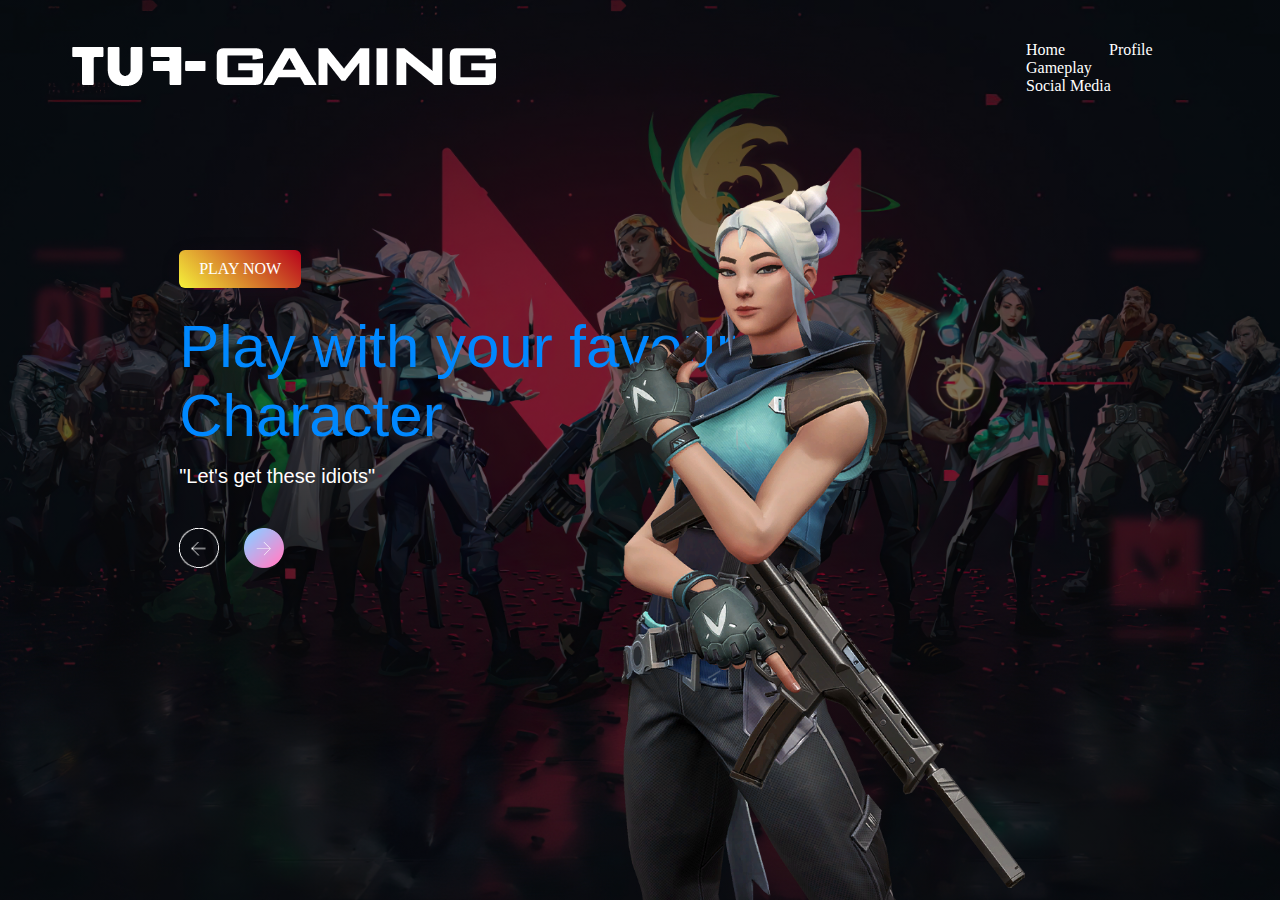
<file: index.html>
<!DOCTYPE html>
<head>
    <title>Web-site</title>
    <link rel="stylesheet" href="New folder\websitestyle.css">
</head>
<body>
<div class="container">
<div class="navbar">
    <img src="New folder\LOGO.png" class="LOGO">
    <nav>
        <ul>
            <li><a href="#">Home</a></li>
            <li><a href="#">Profile</a></li>
            <li><a href="https://www.youtube.com/watch?v=Wrdh5HrOCMc&ab_channel=Throneful">Gameplay</a></li>
            <li><a href="New folder\CArd.html">Social Media</a></li>
        </ul>
    </nav>
</div>
<div class="content">
    <a href="https://playvalorant.com/en-gb/" class="button">PLAY NOW</a>
    <H1>Play with your favourite <br>Character</H1>
    <p> "Let's get these idiots"</p>
    <div class="arrow-icons">
        <img src="New folder\back-arrow.png" >
        <img src="New folder\next-arrow.png" >
    </div>
</div>
<img src="New folder\jett.png" class="jett">

</div>
</body>

</html>
</file>
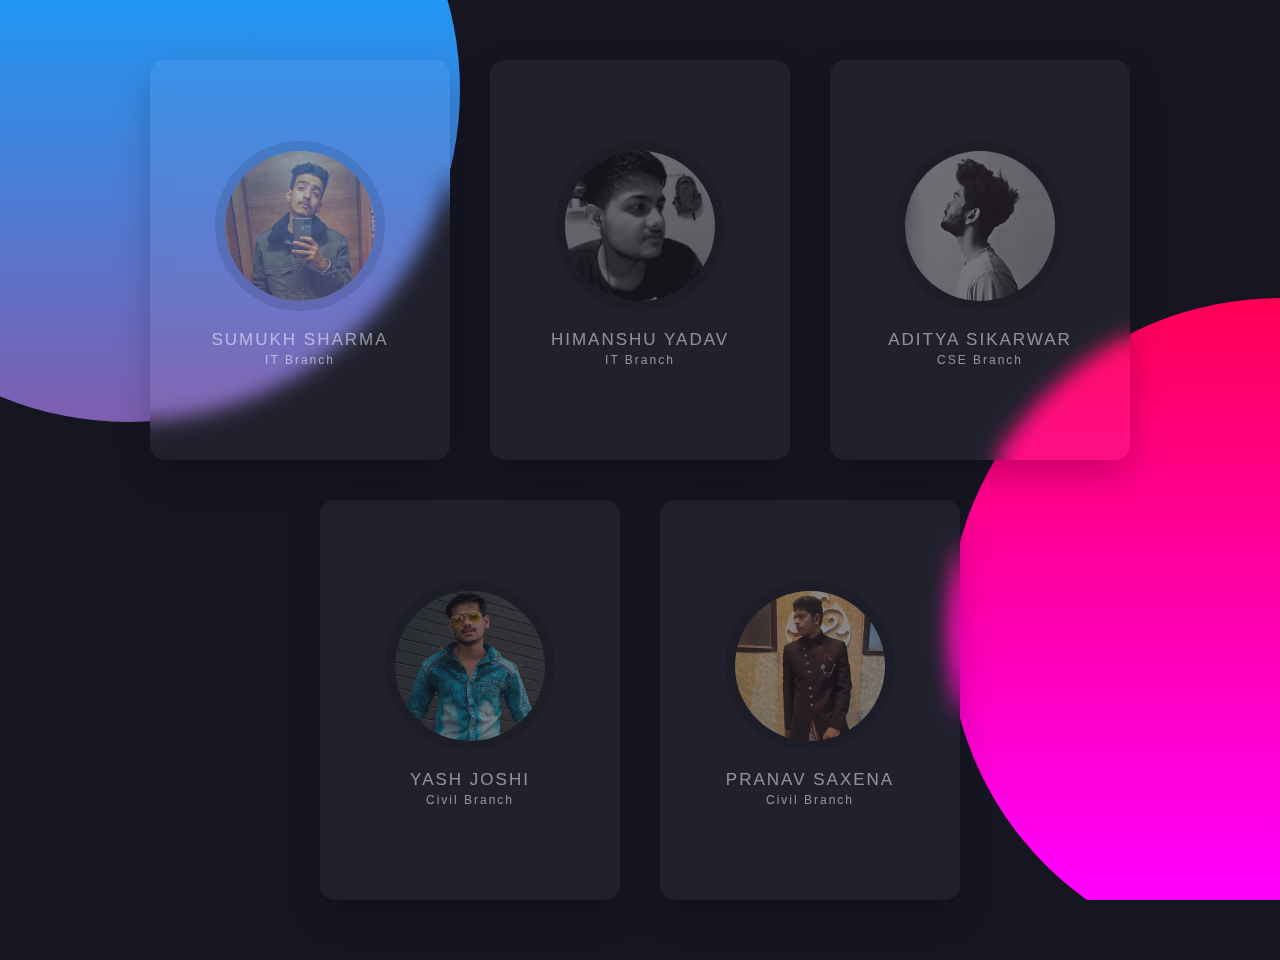
<file: New folder/CArd.html>
<!DOCTYPE html>
<html lang="en">
<head>
    <meta charset="UTF-8">
    <title>Transparent Card </title>
    <link rel="stylesheet" href="style.css">

</head>
<body>
    <section>
        <div class="container">
            <div class="card">
                <div class="content">
                <div class="imgBx"><img src="1.png" alt=""height="250px"> </div>
                <div class="contentBx">
                <h3>Sumukh Sharma <br><span> IT Branch</span> </h3>
                </div>
                </div>
                <ul class="sci"><li style="--i:1">
                    <a href="https://www.facebook.com/profile.php?id=100013287129210"><img src="fb.png" alt="" width="18px" height="18px"></a>
                   
                </li>
                <li style="--i:2">
                   <a href="https://instagram.com/suwukh?utm_medium=copy_link"> <img src="insta.png" alt=""width="18px" height="18px"></a>
                </li>
                <li style="--i:3">
                    <a href="https://twitter.com/Valkonx33?s=08"><img src="twitter.png" alt=""width="18px" height="18px"></a>
                </li></ul>
            </div>
            <div class="card">
                <div class="content">
                <div class="imgBx"><img src="2.png" alt="" height="250px"> </div>
                <div class="contentBx">
                <h3>Himanshu Yadav <br><span> IT Branch</span> </h3>
                </div>
                </div>
                <ul class="sci"><li style="--i:1">
                    <a href="https://www.facebook.com/profile.php?id=100014820979420"><img src="fb.png" alt="" width="18px" height="18px"></a>
                   
                </li>
                <li style="--i:2">
                   <a href="https://instagram.com/himanshu___yadav_?utm_medium=copy_link"> <img src="insta.png" alt=""width="18px" height="18px"></a>
                </li>
                <li style="--i:3">
                    <a href="https://twitter.com/Himansh94157267?s=08"><img src="twitter.png" alt=""width="18px" height="18px"></a>
                </li></ul>
            </div>
            <div class="card">
                <div class="content">
                <div class="imgBx"><img src="3.png" alt="" height="250px"> </div>
                <div class="contentBx">
                <h3>Aditya sikarwar <br><span> CSE Branch </span> </h3>
                </div>
                </div>
                <ul class="sci"><li style="--i:1">
                    <a href="https://www.facebook.com/"><img src="fb.png" alt="" width="18px" height="18px"></a>
                   
                </li>
                <li style="--i:2">
                   <a href="https://www.instagram.com/aditya_sikarwar70/"> <img src="insta.png" alt=""width="18px" height="18px"></a>
                </li>
                <li style="--i:3">
                    <a href="https://twitter.com/adityasikarwar_?s=08"><img src="twitter.png" alt=""width="18px" height="18px"></a>
                </li></ul>
            </div>
            <div class="card">
                <div class="content">
                <div class="imgBx"><img src="4.png" alt="" height="250px"> </div>
                <div class="contentBx">
                <h3>Yash Joshi <br><span> Civil Branch</span> </h3>
                </div>
                </div>
                <ul class="sci"><li style="--i:1">
                    <a href="https://www.facebook.com/profile.php?id=100011541160875"><img src="fb.png" alt="" width="18px" height="18px"></a>
                   
                </li>
                <li style="--i:2">
                   <a href="https://instagram.com/it_yashjoshi?utm_medium=copy_link"> <img src="insta.png" alt=""width="18px" height="18px"></a>
                </li>
                <li style="--i:3">
                    <a href="https://twitter.com/Yashjos79091335?s=08"><img src="twitter.png" alt=""width="18px" height="18px"></a>
                </li></ul>
            </div>
            <div class="card">
                <div class="content">
                <div class="imgBx"><img src="5.png" alt="" height="250px"> </div>
                <div class="contentBx">
                <h3>Pranav Saxena <br><span> Civil Branch</span> </h3>
                </div>
                </div>
                <ul class="sci"><li style="--i:1">
                    <a href="https://www.facebook.com/profile.php?id=100011541160875"><img src="fb.png" alt="" width="18px" height="18px"></a>
                   
                </li>
                <li style="--i:2">
                   <a href="https://instagram.com/pranav_saxena844?utm_medium=copy_link"> <img src="insta.png" alt=""width="18px" height="18px"></a>
                </li>
                <li style="--i:3">
                    <a href=""><img src="twitter.png" alt=""width="18px" height="18px"></a>
                </li></ul>
            </div>
        </div>
    </section>
</body>
</html>
</file>
<file: New folder/style.css>
*{
    margin: 0;
    padding: 0;
    font-family: 'poppins', sans-serif;
}
body{
    display: flex;
    justify-content: center;
    align-items: center;
    flex-wrap: wrap;
    background: #161623;
    min-height: 100px;
}

section::before
{
    content: '';    
    position: absolute;
    top: 0;
    left: 0;
    width: 100%;
    height: 100%;
    background: linear-gradient(#f00, #f0f);
    clip-path: circle(30% at right 70%);

}

section::after
{
    content: '';    
    position: absolute;
    top: 0;
    left: 0;
    width: 100%;
    height: 100%;
    background: linear-gradient(#2196f3, #e91e63);
    clip-path: circle(30% at 10% 10%);

}
.container{
    position: relative;
    z-index: 1;
    display: flex;
    justify-content: center;
    align-items: center;
    flex-wrap: wrap;
    margin: 40px 0;
}
.container .card{
    position: relative;
    width: 300px;
    height: 400px;
    background: rgba(255, 255, 255, 0.05);
    margin: 20px;
    box-shadow: 0 15px 35px rgba(0, 0, 0, 0.2);
    border-radius: 15px;
    display: flex;
    justify-content: center;
    align-items: center;
    backdrop-filter: blur(10px);
}
.container .card .content{
   position: relative;
   display: flex;
   justify-content: center;
   align-items: center;
   flex-direction: column;
    opacity: 0.5;
    transition: 0.5;
}
.container .card:hover .content {
    opacity: 1;
    transform: translateY(-20px);
}
.container .card .content .imgBx{
    position: relative;
    width: 150px;
    height: 150px;
    border-radius: 50%;
    overflow: hidden;
    border: 10px solid rgba(0, 0, 0, 0.2);

}
.container .card .content .imgBx img
{
    position: absolute;
    left: 0%;
    right: 0%;
    width: 100%;
    height: 100%;
    object-fit: cover;

}
.container .card .content .contentBx h3 
{
    color:#fff;
    text-transform: uppercase;
    letter-spacing: 2px;
    font-weight: 500;
    font-size: 17px;
    text-align: center;
    margin: 20px 0 10px;
    line-height: 1.1em;

}
.container .card .content .contentBx h3 span
{
    font-size: 12px;
    font-weight: 300px;
    text-transform: initial;
}
.container .card .sci
{
    position: absolute;
    bottom: 50px;
    display: flex;
}
.container .card .sci li
{
    list-style: none;
    margin: 0 10px;
    transform:translateY(40px) ;
    transition: 0.5s;
    opacity: 0;
    transition-delay: calc(0.1s * var(--i));
}
.container .card:hover .sci li
{
    transform: translateY(0px);
    opacity: 1;

}
.container .card .sci li a
{
    color: white;
    font-size: 24px;

}
</file>
